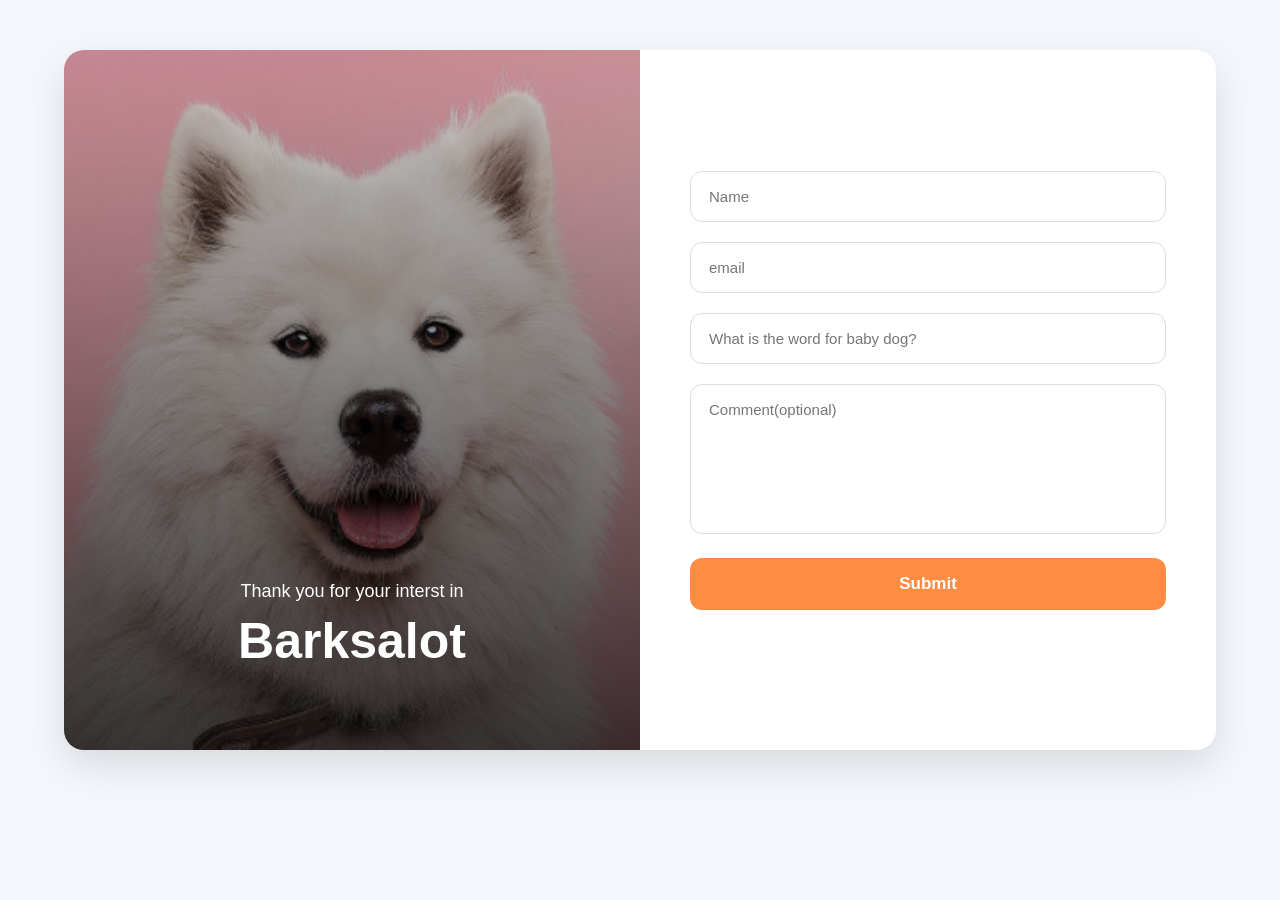
<file: Barksalot.html>
<!DOCTYPE html>
<html lang="en">
<head>
    <meta charset="UTF-8">
    <meta name="viewport" content="width=device-width, initial-scale=1.0">
    <title>Barksalot</title>
    <link rel="stylesheet" href="Barksalot.css">
</head>
<body>
    <div class="main-container">
        <div class="left" style="background-image: url(assets/Barksalot.jpg);">
            <div class="text">
                <p>Thank you for your interst in</p>
                <h4>Barksalot</h4>
            </div>
        </div>
        <div class="right">
            <form action="search">
                <input type="text" name="name" placeholder="Name">
                <input type="email" name="email" placeholder="email">
                <input type="text" name="comment" placeholder="What is the word for baby dog?">
                <textarea name="comment" id="comment" placeholder="Comment(optional)"></textarea>
                <input type="submit" value="Submit">
            </form>
        </div>
    </div>
</body>
</html>
</file>
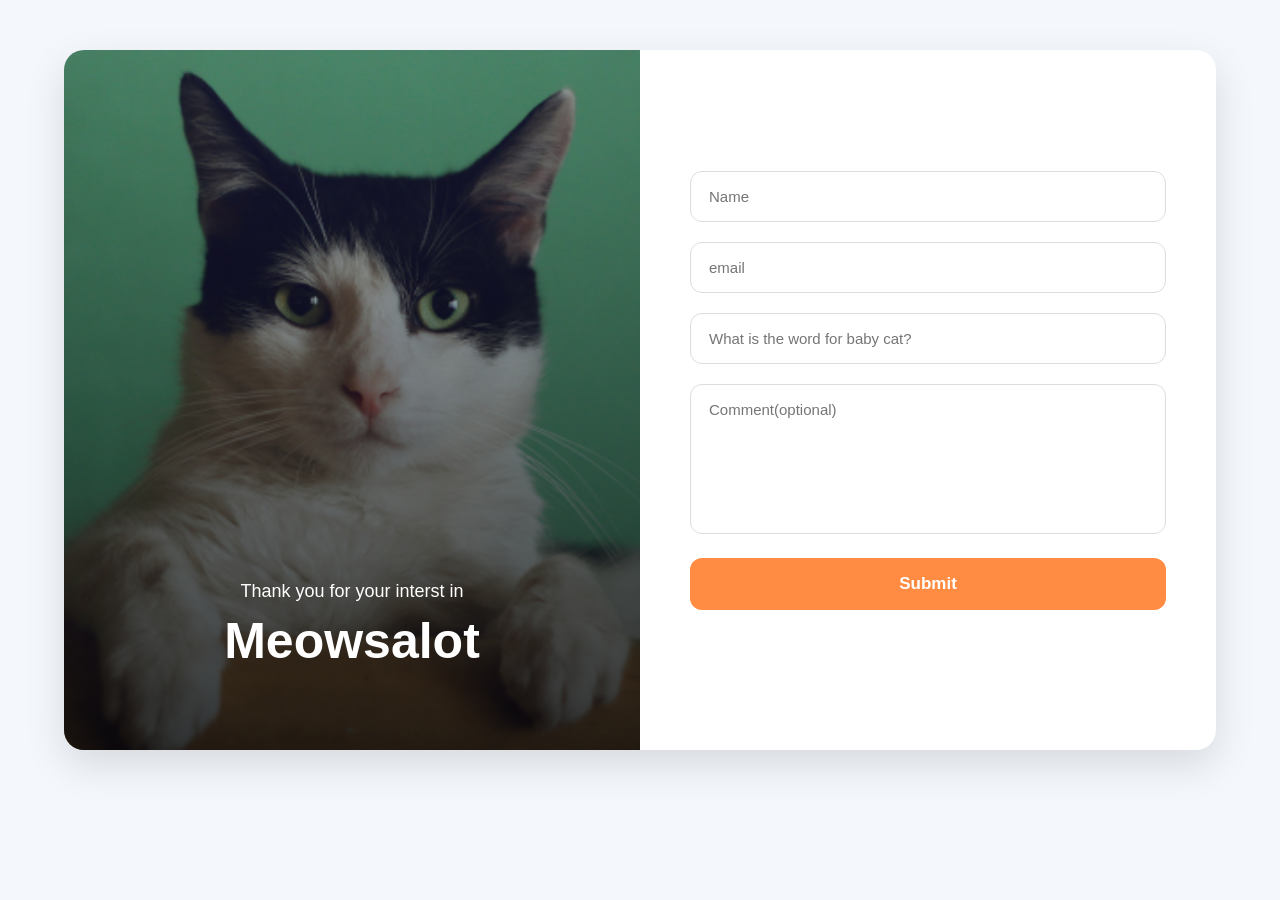
<file: Meowsalot.html>
<!DOCTYPE html>
<html lang="en">
<head>
    <meta charset="UTF-8">
    <meta name="viewport" content="width=device-width, initial-scale=1.0">
    <title>Meowsalot</title>
    <link rel="stylesheet" href="Meowsalot.css">
</head>
<body>
    <div class="main-container">
        <div class="left" style="background-image: url(assets/Meowsalot.jpg);">
            <div class="text">
                <p>Thank you for your interst in</p>
                <h4>Meowsalot</h4>
            </div>
        </div>
        <div class="right">
            <form action="search">
                <input type="text" name="name" placeholder="Name">
                <input type="email" name="email" placeholder="email">
                <input type="text" name="comment" placeholder="What is the word for baby cat?">
                <textarea name="comment" id="comment" placeholder="Comment(optional)"></textarea>
                <input type="submit" value="Submit">
            </form>
        </div>
    </div>
</body>
</html>
</file>
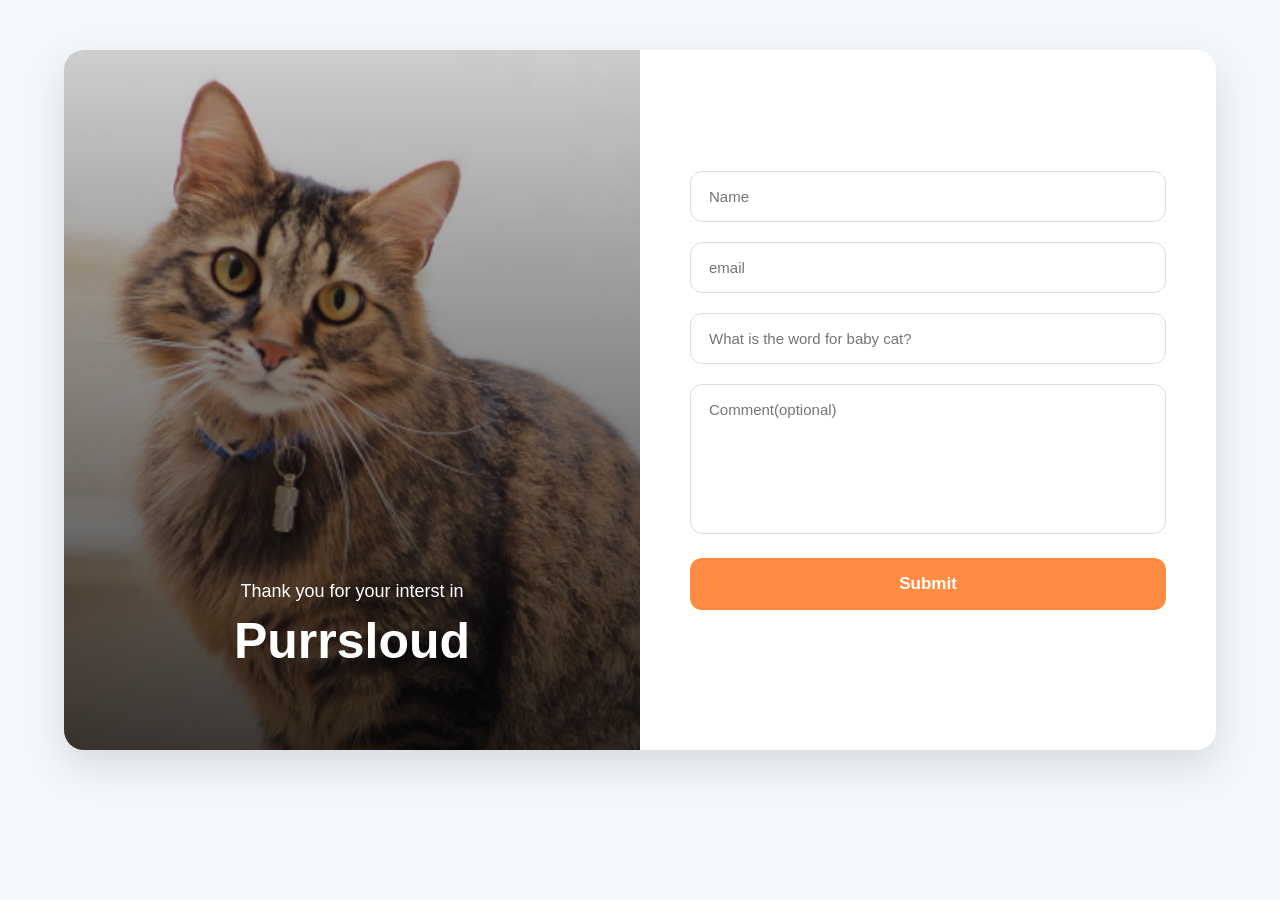
<file: Purrsloud.html>
<!DOCTYPE html>
<html lang="en">
<head>
    <meta charset="UTF-8">
    <meta name="viewport" content="width=device-width, initial-scale=1.0">
    <title>Purrsloud</title>
    <link rel="stylesheet" href="Purrsloud.css">
</head>
<body>
    <div class="main-container">
        <div class="left" style="background-image: url(assets/Purrsloud.jpg);">
            <div class="text">
                <p>Thank you for your interst in</p>
                <h4>Purrsloud</h4>
            </div>
        </div>
        <div class="right">
            <form action="search">
                <input type="text" name="name" placeholder="Name">
                <input type="email" name="email" placeholder="email">
                <input type="text" name="comment" placeholder="What is the word for baby cat?">
                <textarea name="comment" id="comment" placeholder="Comment(optional)"></textarea>
                <input type="submit" value="Submit">
            </form>
        </div>
    </div>
</body>
</html>
</file>
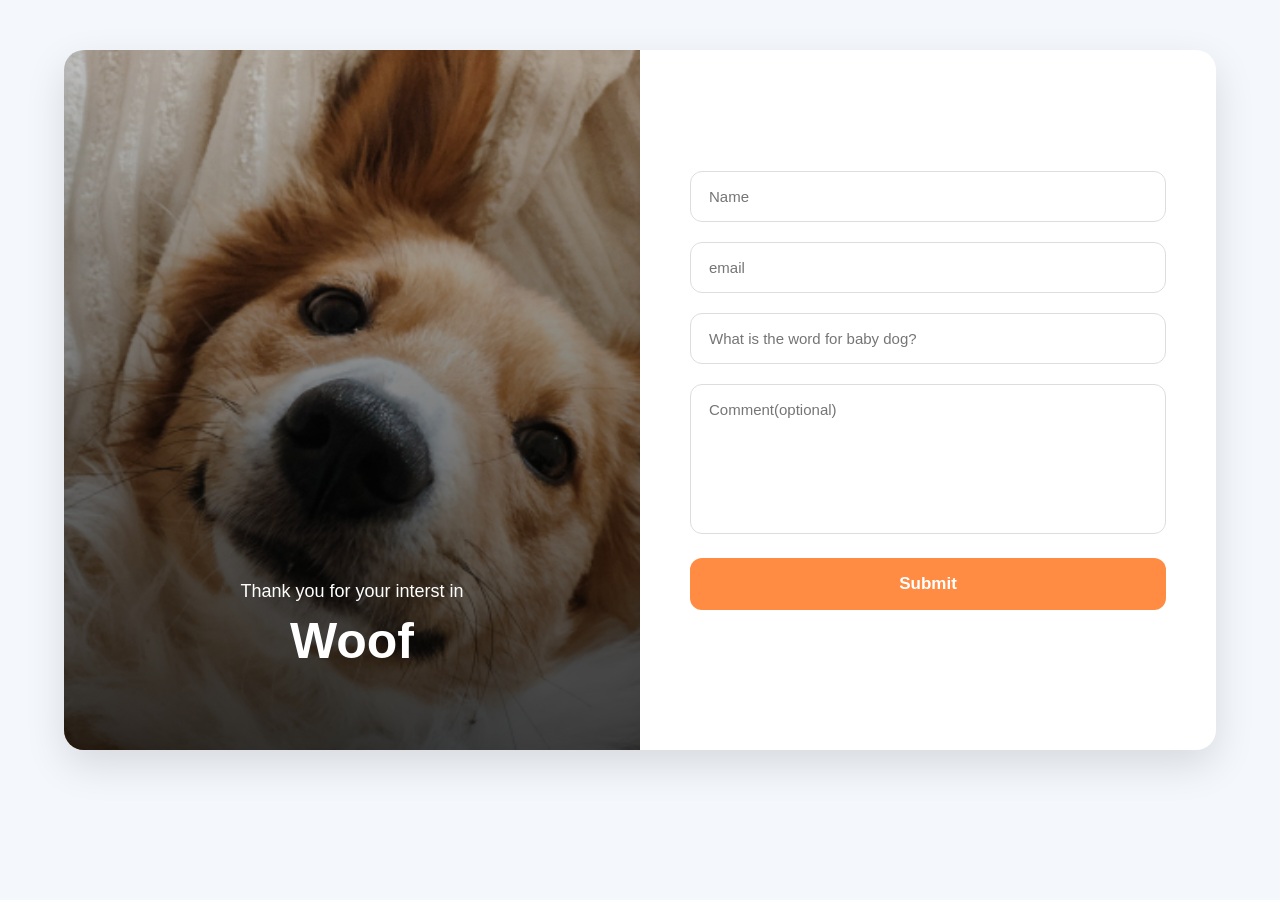
<file: Woof.html>
<!DOCTYPE html>
<html lang="en">
<head>
    <meta charset="UTF-8">
    <meta name="viewport" content="width=device-width, initial-scale=1.0">
    <title>Woof</title>
    <link rel="stylesheet" href="Woof.css"> 
</head>
<body>
    <div class="main-container">
        <div class="left" style="background-image: url(assets/Woof.jpg);">
            <div class="text">
                <p>Thank you for your interst in</p>
                <h4>Woof</h4>
            </div>
        </div>
        <div class="right">
            <form action="search">
                <input type="text" name="name" placeholder="Name">
                <input type="email" name="email" placeholder="email">
                <input type="text" name="comment" placeholder="What is the word for baby dog?">
                <textarea name="comment" id="comment" placeholder="Comment(optional)"></textarea>
                <input type="submit" value="Submit">
            </form>
        </div>
    </div>
</body>
</html>
</file>
<file: Barksalot.css>
*{
    margin:0;
    padding:0;
    box-sizing:border-box;
}

body{
    font-family:'Poppins',sans-serif;
    background:#f4f7fb;
}

.main-container{
    width:90%;
    max-width:1200px;
    min-height:700px;
    margin:50px auto;
    display:grid;
    grid-template-columns:1fr 1fr;
    background:#fff;
    border-radius:20px;
    overflow:hidden;
    box-shadow:0 15px 40px rgba(0,0,0,.12);
}

.left{
    background-size:cover;
    background-position:center;
    position:relative;
    display:flex;
    justify-content:center;
    align-items:flex-end;
}

.left::before{
    content:"";
    position:absolute;
    inset:0;
    background:linear-gradient(to top,
    rgba(0,0,0,.75),
    rgba(0,0,0,.15));
}

.text{
    position:relative;
    color:#fff;
    text-align:center;
    margin-bottom:60px;
    padding:20px;
}

.text p{
    font-size:18px;
    margin-bottom:10px;
}

.text h4{
    font-size:50px;
    font-weight:700;
}

.right{
    display:flex;
    justify-content:center;
    align-items:center;
    padding:50px;
}

form{
    width:100%;
}

form input,
form textarea{

    width:100%;
    padding:16px 18px;
    margin-bottom:20px;
    border:1px solid #ddd;
    border-radius:12px;
    outline:none;
    font-size:15px;
    transition:.3s;
    font-family:'Poppins',sans-serif;
}

form input:focus,
form textarea:focus{

    border-color:#ff8c42;
    box-shadow:0 0 8px rgba(255,140,66,.25);
}

textarea{
    resize:none;
    height:150px;
}

input[type="submit"]{

    background:#ff8c42;
    color:#fff;
    border:none;
    cursor:pointer;
    font-size:17px;
    font-weight:600;
    transition:.3s;
}

input[type="submit"]:hover{

    background:#ff7420;
    transform:translateY(-3px);
    box-shadow:0 10px 20px rgba(255,140,66,.35);
}

@media(max-width:900px){

.main-container{

    grid-template-columns:1fr;
}

.left{

    height:150px;
}

.right{

    padding:35px;
}

.text h4{

    font-size:40px;
}

}
</file>
<file: Meowsalot.css>
*{
    margin:0;
    padding:0;
    box-sizing:border-box;
}

body{
    font-family:'Poppins',sans-serif;
    background:#f4f7fb;
}

.main-container{
    width:90%;
    max-width:1200px;
    min-height:700px;
    margin:50px auto;
    display:grid;
    grid-template-columns:1fr 1fr;
    background:#fff;
    border-radius:20px;
    overflow:hidden;
    box-shadow:0 15px 40px rgba(0,0,0,.12);
}

.left{
    background-size:cover;
    background-position:center;
    position:relative;
    display:flex;
    justify-content:center;
    align-items:flex-end;
}

.left::before{
    content:"";
    position:absolute;
    inset:0;
    background:linear-gradient(to top,
    rgba(0,0,0,.75),
    rgba(0,0,0,.15));
}

.text{
    position:relative;
    color:#fff;
    text-align:center;
    margin-bottom:60px;
    padding:20px;
}

.text p{
    font-size:18px;
    margin-bottom:10px;
}

.text h4{
    font-size:50px;
    font-weight:700;
}

.right{
    display:flex;
    justify-content:center;
    align-items:center;
    padding:50px;
}

form{
    width:100%;
}

form input,
form textarea{

    width:100%;
    padding:16px 18px;
    margin-bottom:20px;
    border:1px solid #ddd;
    border-radius:12px;
    outline:none;
    font-size:15px;
    transition:.3s;
    font-family:'Poppins',sans-serif;
}

form input:focus,
form textarea:focus{

    border-color:#ff8c42;
    box-shadow:0 0 8px rgba(255,140,66,.25);
}

textarea{
    resize:none;
    height:150px;
}

input[type="submit"]{

    background:#ff8c42;
    color:#fff;
    border:none;
    cursor:pointer;
    font-size:17px;
    font-weight:600;
    transition:.3s;
}

input[type="submit"]:hover{

    background:#ff7420;
    transform:translateY(-3px);
    box-shadow:0 10px 20px rgba(255,140,66,.35);
}

@media(max-width:900px){

.main-container{

    grid-template-columns:1fr;
}

.left{

    height:150px;
}

.right{

    padding:35px;
}

.text h4{

    font-size:40px;
}

}
</file>
<file: Purrsloud.css>
*{
    margin:0;
    padding:0;
    box-sizing:border-box;
}

body{
    font-family:'Poppins',sans-serif;
    background:#f4f7fb;
}

.main-container{
    width:90%;
    max-width:1200px;
    min-height:700px;
    margin:50px auto;
    display:grid;
    grid-template-columns:1fr 1fr;
    background:#fff;
    border-radius:20px;
    overflow:hidden;
    box-shadow:0 15px 40px rgba(0,0,0,.12);
}

.left{
    background-size:cover;
    background-position:center;
    position:relative;
    display:flex;
    justify-content:center;
    align-items:flex-end;
}

.left::before{
    content:"";
    position:absolute;
    inset:0;
    background:linear-gradient(to top,
    rgba(0,0,0,.75),
    rgba(0,0,0,.15));
}

.text{
    position:relative;
    color:#fff;
    text-align:center;
    margin-bottom:60px;
    padding:20px;
}

.text p{
    font-size:18px;
    margin-bottom:10px;
}

.text h4{
    font-size:50px;
    font-weight:700;
}

.right{
    display:flex;
    justify-content:center;
    align-items:center;
    padding:50px;
}

form{
    width:100%;
}

form input,
form textarea{

    width:100%;
    padding:16px 18px;
    margin-bottom:20px;
    border:1px solid #ddd;
    border-radius:12px;
    outline:none;
    font-size:15px;
    transition:.3s;
    font-family:'Poppins',sans-serif;
}

form input:focus,
form textarea:focus{

    border-color:#ff8c42;
    box-shadow:0 0 8px rgba(255,140,66,.25);
}

textarea{
    resize:none;
    height:150px;
}

input[type="submit"]{

    background:#ff8c42;
    color:#fff;
    border:none;
    cursor:pointer;
    font-size:17px;
    font-weight:600;
    transition:.3s;
}

input[type="submit"]:hover{

    background:#ff7420;
    transform:translateY(-3px);
    box-shadow:0 10px 20px rgba(255,140,66,.35);
}

@media(max-width:900px){

.main-container{

    grid-template-columns:1fr;
}

.left{

    height:150px;
}

.right{

    padding:35px;
}

.text h4{

    font-size:40px;
}

}
</file>
<file: Woof.css>
*{
    margin:0;
    padding:0;
    box-sizing:border-box;
}

body{
    font-family:'Poppins',sans-serif;
    background:#f4f7fb;
}

.main-container{
    width:90%;
    max-width:1200px;
    min-height:700px;
    margin:50px auto;
    display:grid;
    grid-template-columns:1fr 1fr;
    background:#fff;
    border-radius:20px;
    overflow:hidden;
    box-shadow:0 15px 40px rgba(0,0,0,.12);
}

.left{
    background-size:cover;
    background-position:center;
    position:relative;
    display:flex;
    justify-content:center;
    align-items:flex-end;
}

.left::before{
    content:"";
    position:absolute;
    inset:0;
    background:linear-gradient(to top,
    rgba(0,0,0,.75),
    rgba(0,0,0,.15));
}

.text{
    position:relative;
    color:#fff;
    text-align:center;
    margin-bottom:60px;
    padding:20px;
}

.text p{
    font-size:18px;
    margin-bottom:10px;
}

.text h4{
    font-size:50px;
    font-weight:700;
}

.right{
    display:flex;
    justify-content:center;
    align-items:center;
    padding:50px;
}

form{
    width:100%;
}

form input,
form textarea{

    width:100%;
    padding:16px 18px;
    margin-bottom:20px;
    border:1px solid #ddd;
    border-radius:12px;
    outline:none;
    font-size:15px;
    transition:.3s;
    font-family:'Poppins',sans-serif;
}

form input:focus,
form textarea:focus{

    border-color:#ff8c42;
    box-shadow:0 0 8px rgba(255,140,66,.25);
}

textarea{
    resize:none;
    height:150px;
}

input[type="submit"]{

    background:#ff8c42;
    color:#fff;
    border:none;
    cursor:pointer;
    font-size:17px;
    font-weight:600;
    transition:.3s;
}

input[type="submit"]:hover{

    background:#ff7420;
    transform:translateY(-3px);
    box-shadow:0 10px 20px rgba(255,140,66,.35);
}

@media(max-width:900px){

.main-container{

    grid-template-columns:1fr;
}

.left{

    height:150px;
}

.right{

    padding:35px;
}

.text h4{

    font-size:40px;
}

}
</file>
